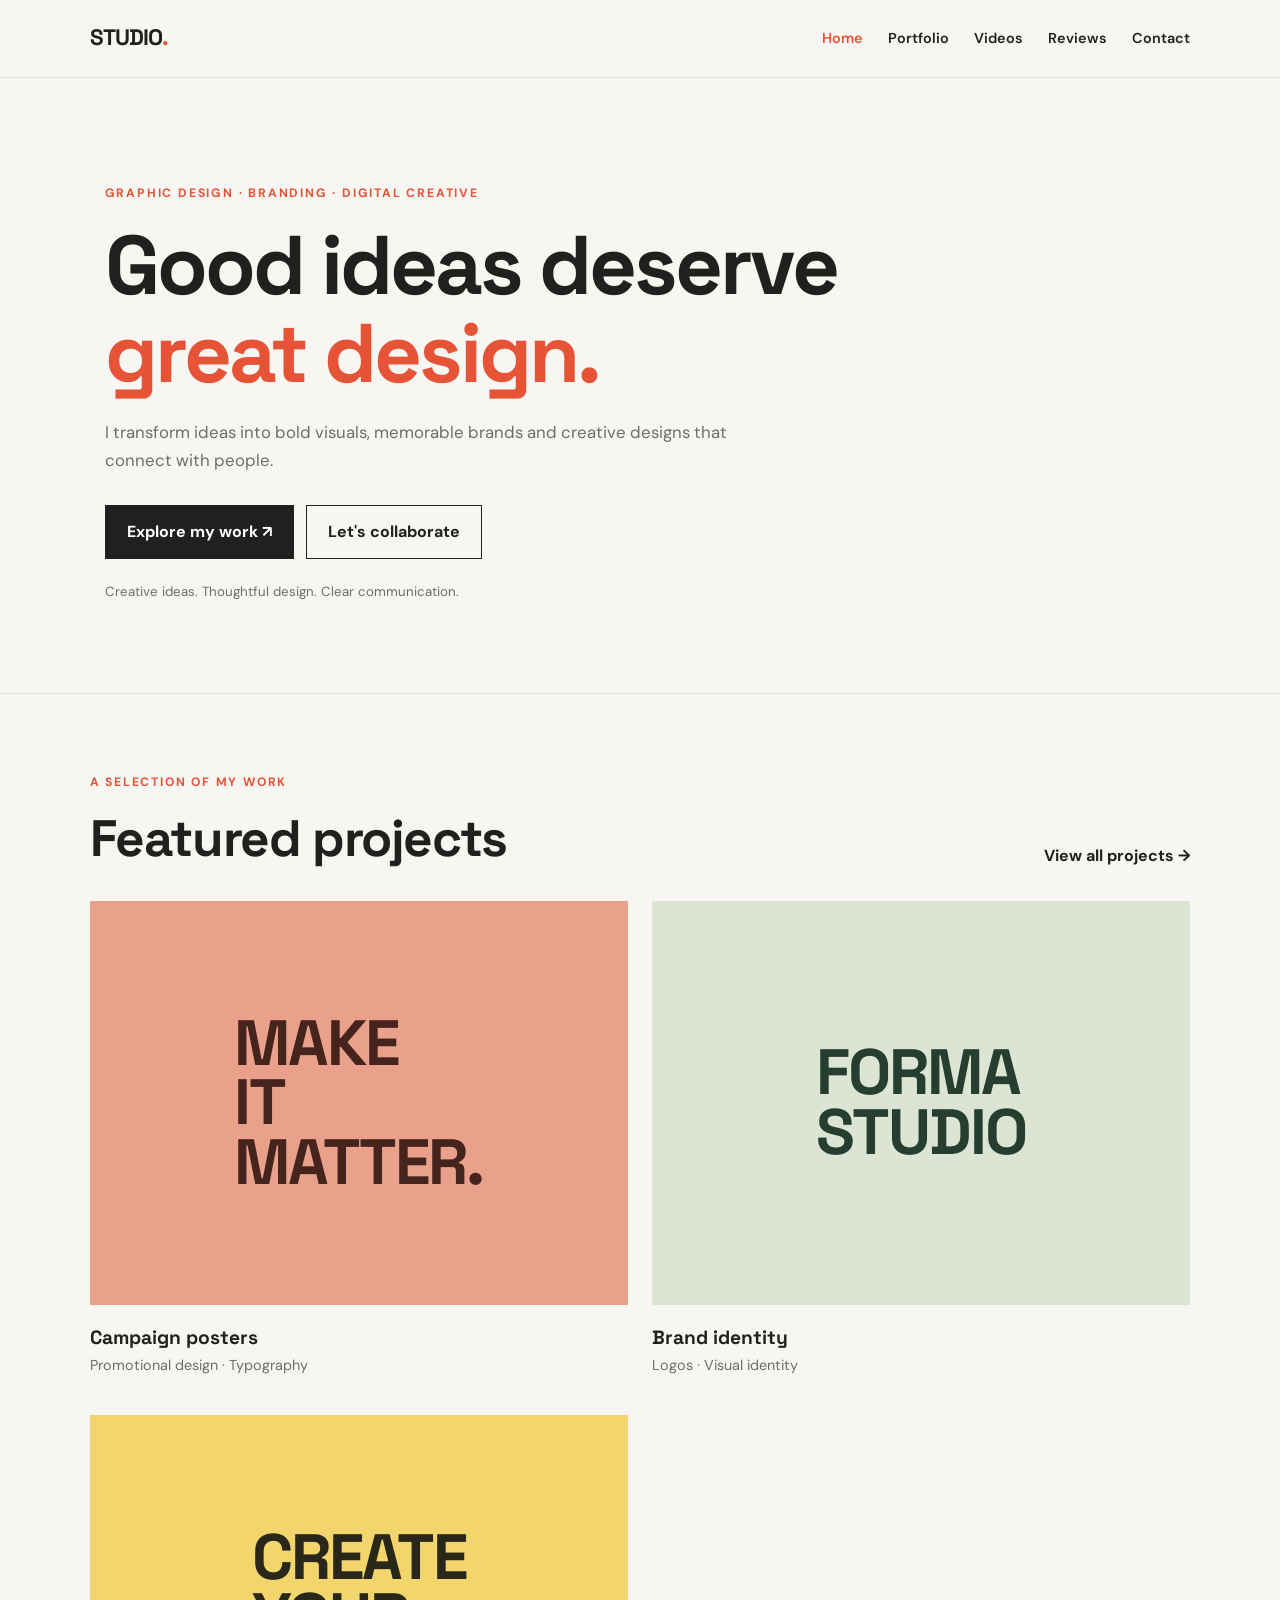
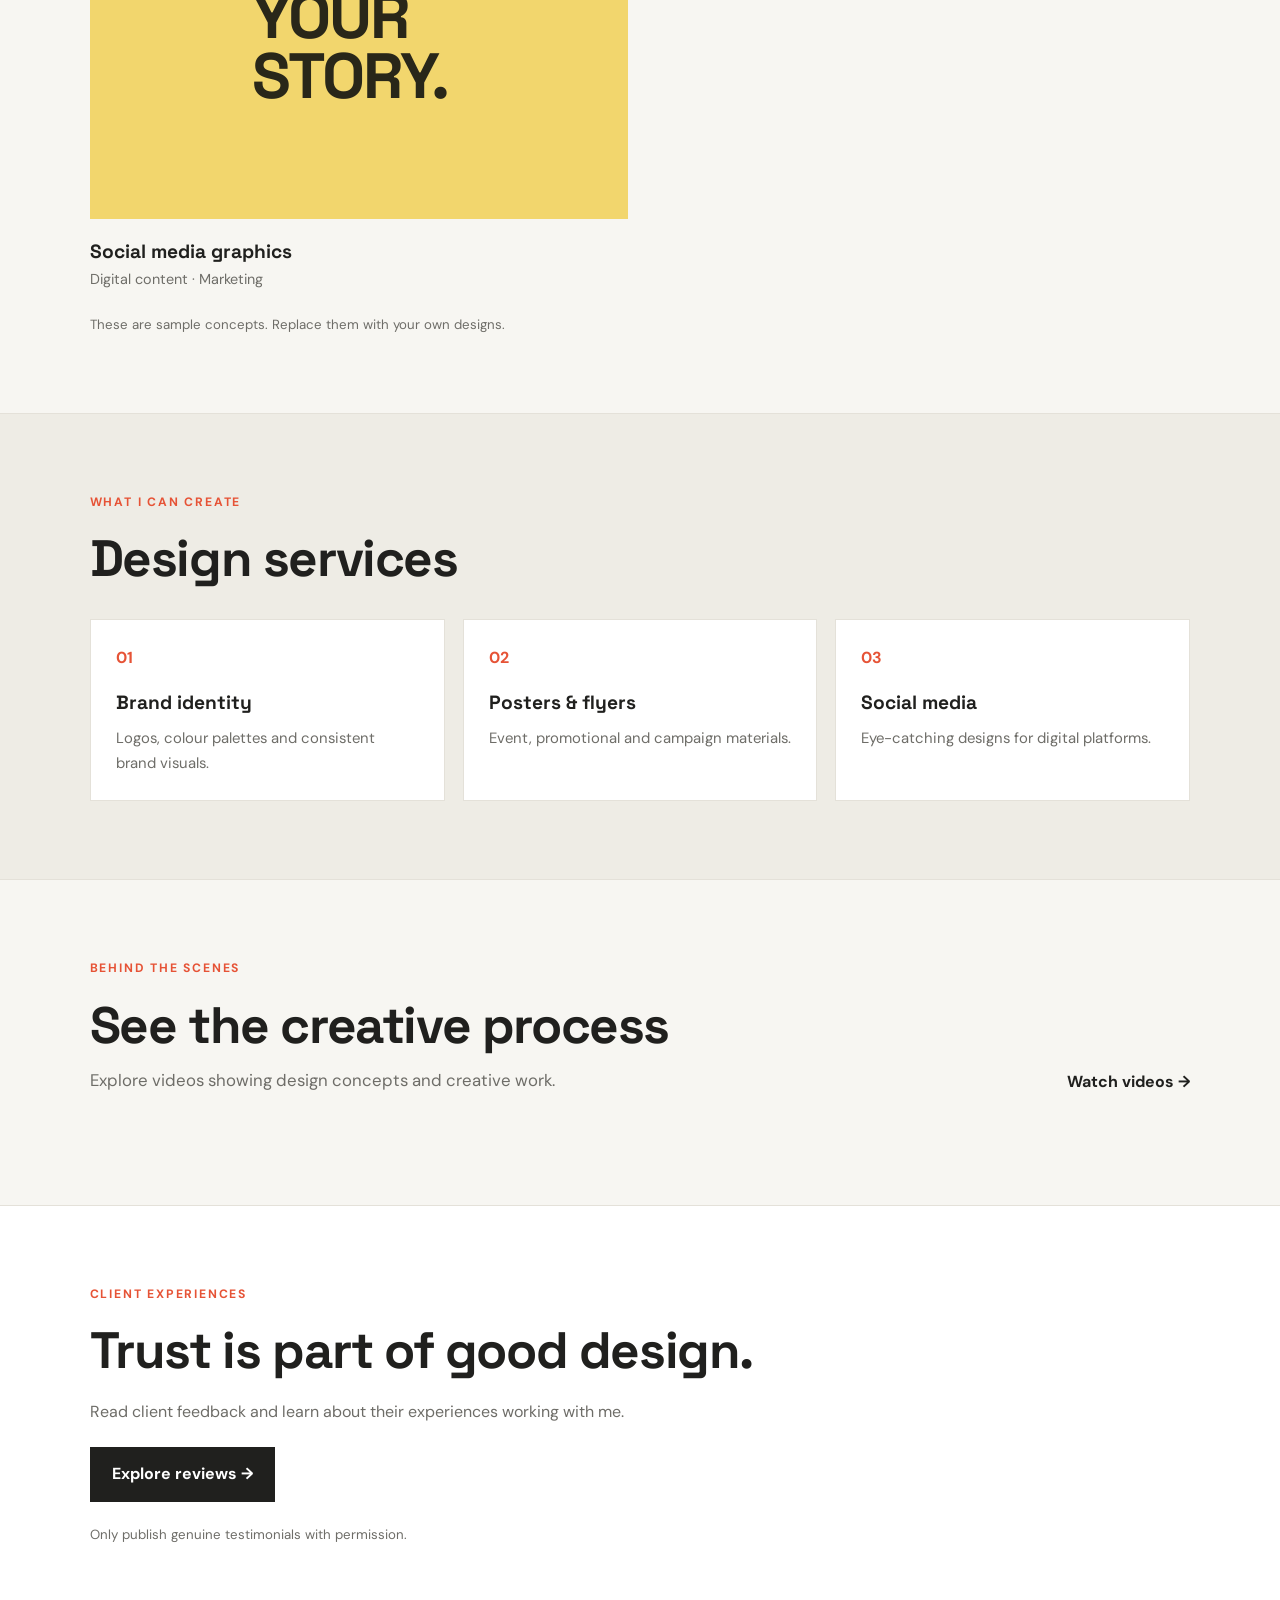
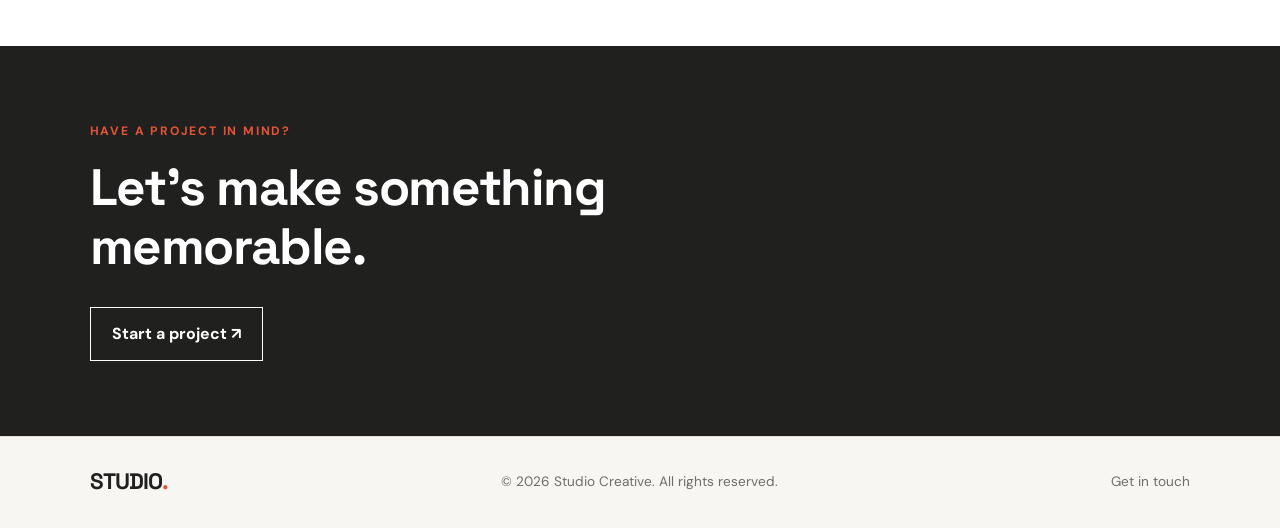
<file: index.html>
<!DOCTYPE html>
<html lang="en">
<head>
  <meta charset="UTF-8">
  <meta name="viewport" content="width=device-width, initial-scale=1.0">
  <meta name="description" content="Explore creative graphic design, branding, posters and digital content.">
  <title>Studio Creative | Graphic Design Portfolio</title>
  <link rel="stylesheet" href="style.css">
  <script src="script.js" defer></script>
</head>
<body>
  <header class="site-header">
    <a class="logo" href="index.html">STUDIO<span>.</span></a>
    <button class="menu-toggle" aria-label="Open navigation"
      aria-expanded="false">☰</button>
    <nav class="nav-links">
      <a class="active" href="index.html">Home</a>
      <a href="portfolio.html">Portfolio</a>
      <a href="videos.html">Videos</a>
      <a href="reviews.html">Reviews</a>
      <a href="contact.html">Contact</a>
    </nav>
  </header>

  <main>
    <section class="hero">
      <p class="eyebrow">GRAPHIC DESIGN · BRANDING · DIGITAL CREATIVE</p>
      <h1>Good ideas deserve <span>great design.</span></h1>
      <p class="lead">
        I transform ideas into bold visuals, memorable brands and
        creative designs that connect with people.
      </p>
      <div class="actions">
        <a class="button" href="portfolio.html">Explore my work ↗</a>
        <a class="button button-light" href="contact.html">Let's collaborate</a>
      </div>
      <p class="small-note">Creative ideas. Thoughtful design. Clear communication.</p>
    </section>

    <section class="section">
      <div class="section-heading">
        <div>
          <p class="eyebrow">A SELECTION OF MY WORK</p>
          <h2>Featured projects</h2>
        </div>
        <a class="text-link" href="portfolio.html">View all projects →</a>
      </div>

      <div class="design-grid">
        <a class="design-card" href="portfolio.html">
          <div class="art art-poster"><span>MAKE<br>IT<br>MATTER.</span></div>
          <h3>Campaign posters</h3>
          <p>Promotional design · Typography</p>
        </a>
        <a class="design-card" href="portfolio.html">
          <div class="art art-brand"><span>FORMA<br>STUDIO</span></div>
          <h3>Brand identity</h3>
          <p>Logos · Visual identity</p>
        </a>
        <a class="design-card" href="portfolio.html">
          <div class="art art-social"><span>CREATE<br>YOUR<br>STORY.</span></div>
          <h3>Social media graphics</h3>
          <p>Digital content · Marketing</p>
        </a>
      </div>
      <p class="small-note">These are sample concepts. Replace them with your own designs.</p>
    </section>

    <section class="section soft-section">
      <p class="eyebrow">WHAT I CAN CREATE</p>
      <h2>Design services</h2>
      <div class="service-grid">
        <article class="service-card">
          <span>01</span><h3>Brand identity</h3>
          <p>Logos, colour palettes and consistent brand visuals.</p>
        </article>
        <article class="service-card">
          <span>02</span><h3>Posters & flyers</h3>
          <p>Event, promotional and campaign materials.</p>
        </article>
        <article class="service-card">
          <span>03</span><h3>Social media</h3>
          <p>Eye-catching designs for digital platforms.</p>
        </article>
      </div>
    </section>

    <section class="section">
      <div class="section-heading">
        <div>
          <p class="eyebrow">BEHIND THE SCENES</p>
          <h2>See the creative process</h2>
          <p class="lead">Explore videos showing design concepts and creative work.</p>
        </div>
        <a class="text-link" href="videos.html">Watch videos →</a>
      </div>
    </section>

    <section class="section testimonial">
      <p class="eyebrow">CLIENT EXPERIENCES</p>
      <h2>Trust is part of good design.</h2>
      <p>Read client feedback and learn about their experiences working with me.</p>
      <a class="button" href="reviews.html">Explore reviews →</a>
      <p class="small-note">Only publish genuine testimonials with permission.</p>
    </section>

    <section class="contact-banner">
      <p class="eyebrow">HAVE A PROJECT IN MIND?</p>
      <h2>Let's make something memorable.</h2>
      <a class="button button-light" href="contact.html">Start a project ↗</a>
    </section>
  </main>

  <footer class="site-footer">
    <a class="logo" href="index.html">STUDIO<span>.</span></a>
    <p>© 2026 Studio Creative. All rights reserved.</p>
    <a href="contact.html">Get in touch</a>
  </footer>
</body>
</html>
</file>
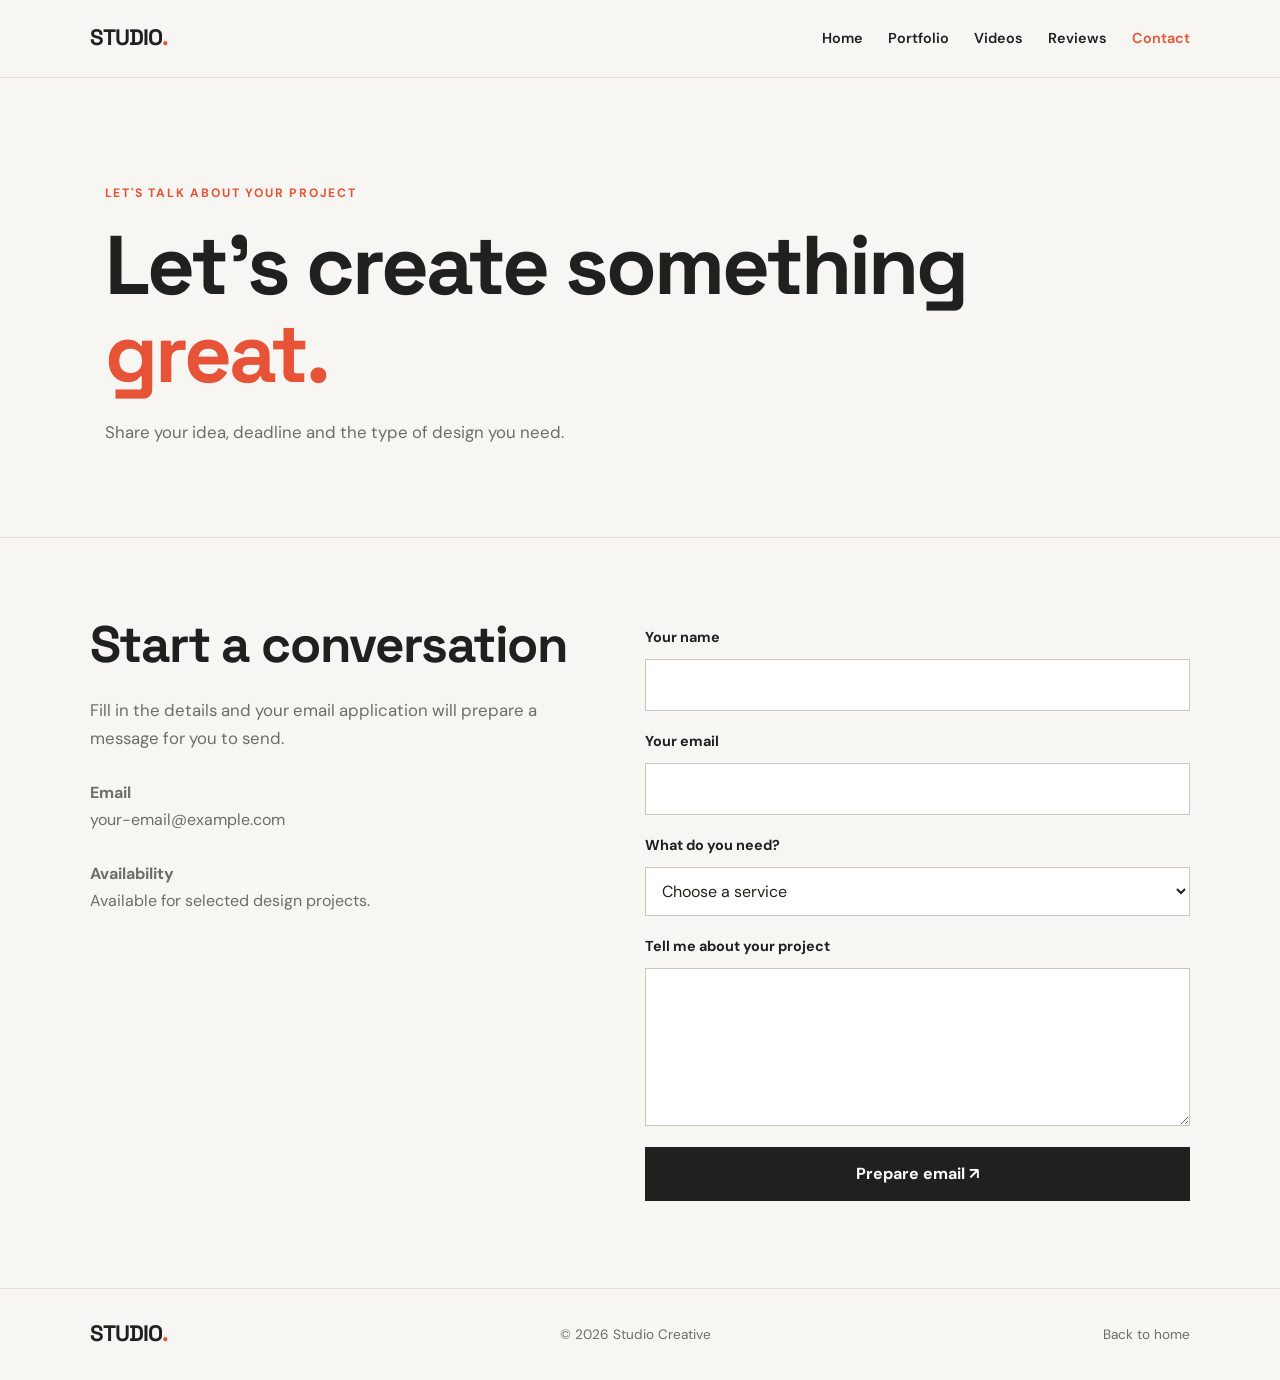
<file: contact.html>
<!DOCTYPE html>
<html lang="en">
<head>
  <meta charset="UTF-8">
  <meta name="viewport" content="width=device-width, initial-scale=1.0">
  <title>Contact | Studio Creative</title>
  <link rel="stylesheet" href="style.css">
  <script src="script.js" defer></script>
</head>
<body>
  <header class="site-header">
    <a class="logo" href="index.html">STUDIO<span>.</span></a>
    <button class="menu-toggle" aria-label="Open navigation" aria-expanded="false">☰</button>
    <nav class="nav-links">
      <a href="index.html">Home</a>
      <a href="portfolio.html">Portfolio</a>
      <a href="videos.html">Videos</a>
      <a href="reviews.html">Reviews</a>
      <a class="active" href="contact.html">Contact</a>
    </nav>
  </header>

  <main>
    <section class="page-intro">
      <p class="eyebrow">LET'S TALK ABOUT YOUR PROJECT</p>
      <h1>Let's create something <span>great.</span></h1>
      <p class="lead">Share your idea, deadline and the type of design you need.</p>
    </section>

    <section class="section contact-layout">
      <div>
        <h2>Start a conversation</h2>
        <p class="lead">Fill in the details and your email application will prepare a message for you to send.</p>
        <p class="contact-detail"><strong>Email</strong><br>your-email@example.com</p>
        <p class="contact-detail"><strong>Availability</strong><br>Available for selected design projects.</p>
      </div>

      <form id="contact-form" class="contact-form">
        <label for="name">Your name</label>
        <input id="name" name="name" type="text" required maxlength="100">

        <label for="email">Your email</label>
        <input id="email" name="email" type="email" required maxlength="150">

        <label for="service">What do you need?</label>
        <select id="service" name="service" required>
          <option value="">Choose a service</option>
          <option>Poster or flyer design</option>
          <option>Brand identity</option>
          <option>Social media graphics</option>
          <option>Other project</option>
        </select>

        <label for="message">Tell me about your project</label>
        <textarea id="message" name="message" rows="5" required maxlength="3000"></textarea>

        <button class="button" type="submit">Prepare email ↗</button>
        <p id="form-status" class="form-status" role="status"></p>
      </form>
    </section>
  </main>

  <footer class="site-footer">
    <a class="logo" href="index.html">STUDIO<span>.</span></a>
    <p>© 2026 Studio Creative</p>
    <a href="index.html">Back to home</a>
  </footer>
</body>
</html>
</file>
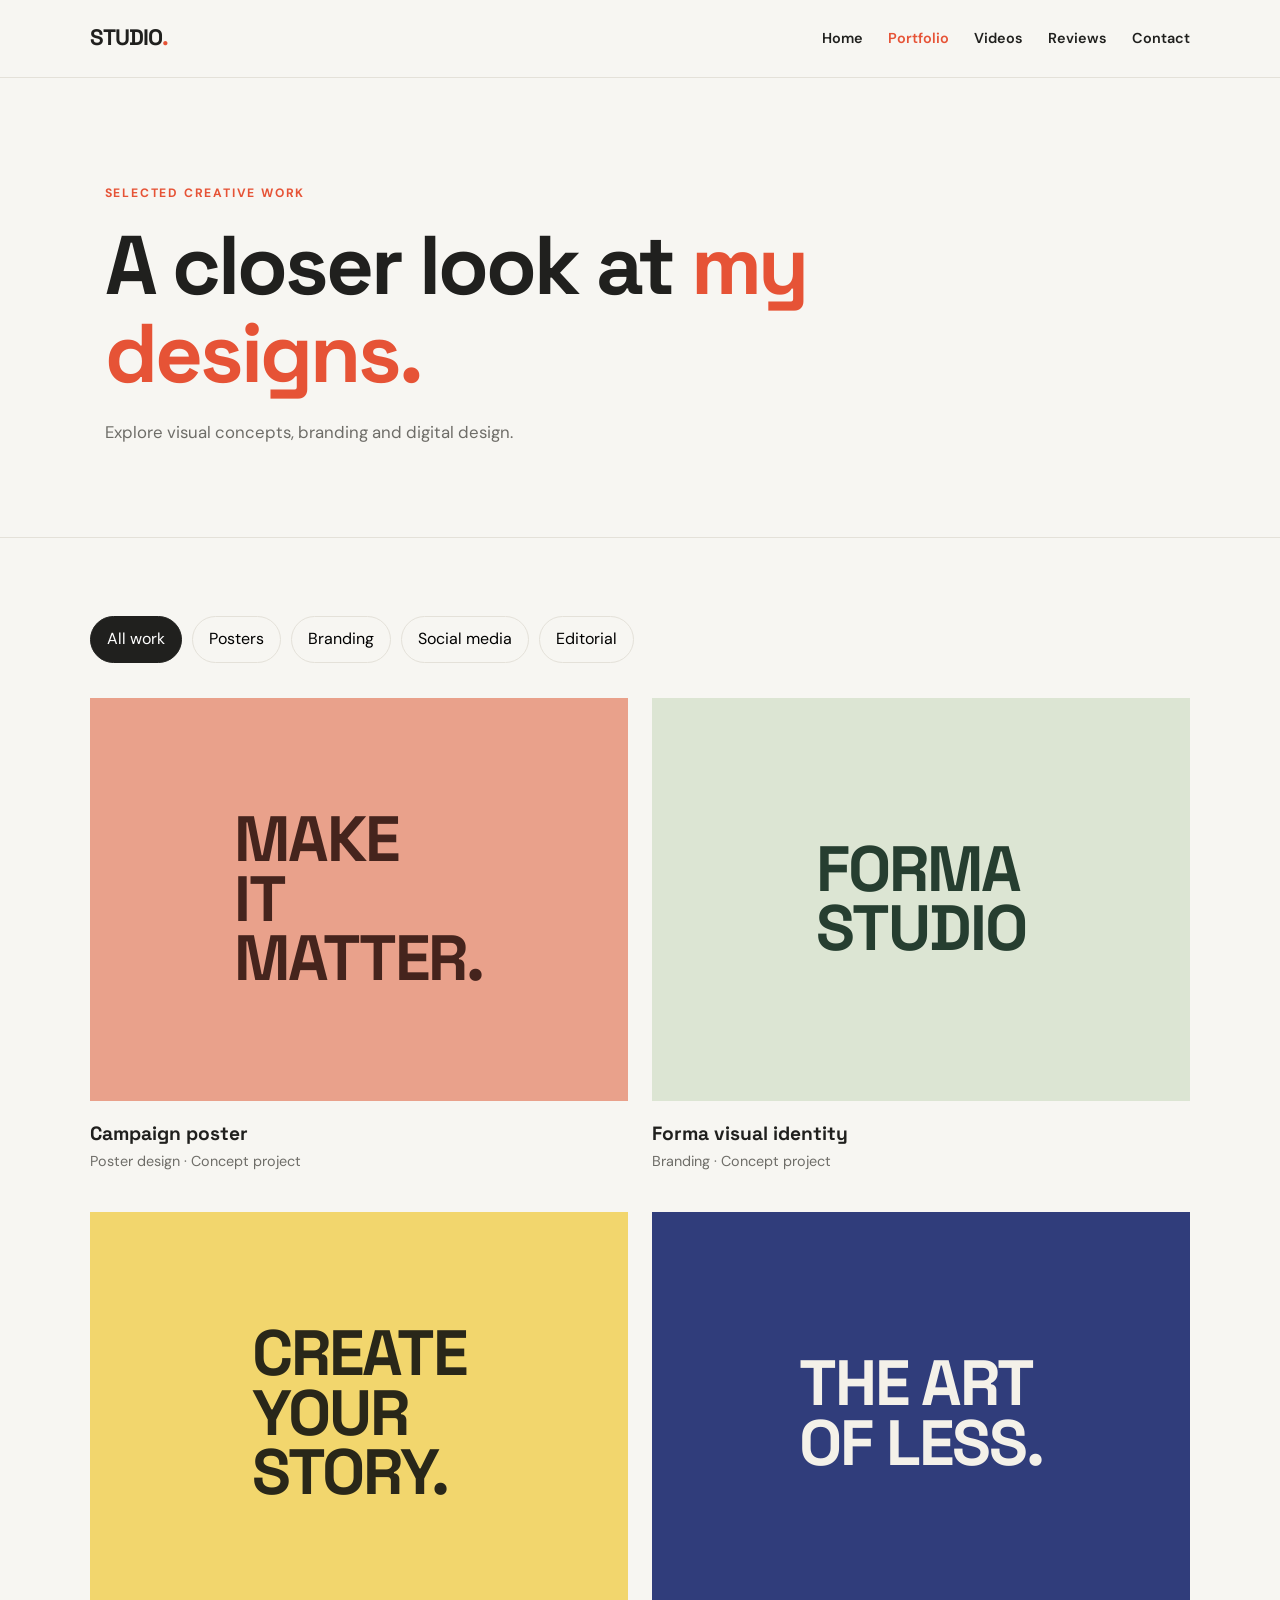
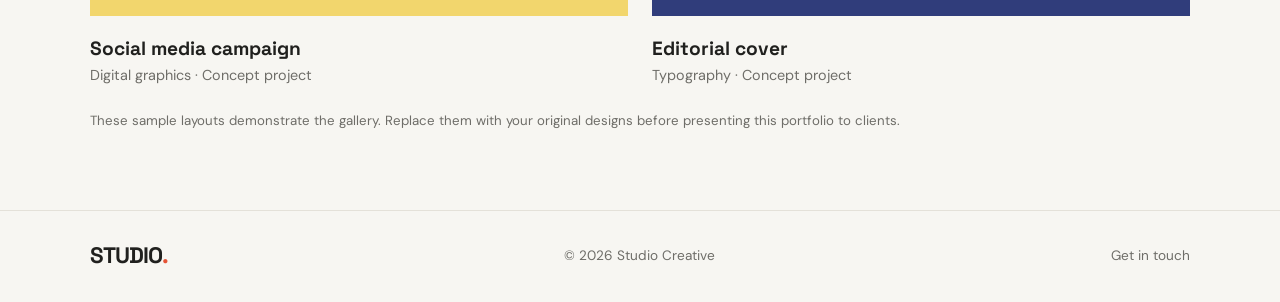
<file: portfolio.html>
<!DOCTYPE html>
<html lang="en">
<head>
  <meta charset="UTF-8">
  <meta name="viewport" content="width=device-width, initial-scale=1.0">
  <title>Portfolio | Studio Creative</title>
  <link rel="stylesheet" href="style.css">
  <script src="script.js" defer></script>
</head>
<body>
  <header class="site-header">
    <a class="logo" href="index.html">STUDIO<span>.</span></a>
    <button class="menu-toggle" aria-label="Open navigation" aria-expanded="false">☰</button>
    <nav class="nav-links">
      <a href="index.html">Home</a>
      <a class="active" href="portfolio.html">Portfolio</a>
      <a href="videos.html">Videos</a>
      <a href="reviews.html">Reviews</a>
      <a href="contact.html">Contact</a>
    </nav>
  </header>

  <main>
    <section class="page-intro">
      <p class="eyebrow">SELECTED CREATIVE WORK</p>
      <h1>A closer look at <span>my designs.</span></h1>
      <p class="lead">Explore visual concepts, branding and digital design.</p>
    </section>

    <section class="section">
      <div class="filter-bar" aria-label="Filter projects">
        <button class="filter-button selected" data-filter="all">All work</button>
        <button class="filter-button" data-filter="poster">Posters</button>
        <button class="filter-button" data-filter="branding">Branding</button>
        <button class="filter-button" data-filter="social">Social media</button>
        <button class="filter-button" data-filter="editorial">Editorial</button>
      </div>

      <div class="design-grid">
        <article class="design-card" data-category="poster">
          <div class="art art-poster"><span>MAKE<br>IT<br>MATTER.</span></div>
          <h3>Campaign poster</h3>
          <p>Poster design · Concept project</p>
        </article>

        <article class="design-card" data-category="branding">
          <div class="art art-brand"><span>FORMA<br>STUDIO</span></div>
          <h3>Forma visual identity</h3>
          <p>Branding · Concept project</p>
        </article>

        <article class="design-card" data-category="social">
          <div class="art art-social"><span>CREATE<br>YOUR<br>STORY.</span></div>
          <h3>Social media campaign</h3>
          <p>Digital graphics · Concept project</p>
        </article>

        <article class="design-card" data-category="editorial">
          <div class="art art-editorial"><span>THE ART<br>OF LESS.</span></div>
          <h3>Editorial cover</h3>
          <p>Typography · Concept project</p>
        </article>
      </div>

      <p class="small-note">These sample layouts demonstrate the gallery. Replace them with your original designs before presenting this portfolio to clients.</p>
    </section>
  </main>

  <footer class="site-footer">
    <a class="logo" href="index.html">STUDIO<span>.</span></a>
    <p>© 2026 Studio Creative</p>
    <a href="contact.html">Get in touch</a>
  </footer>
</body>
</html>
</file>
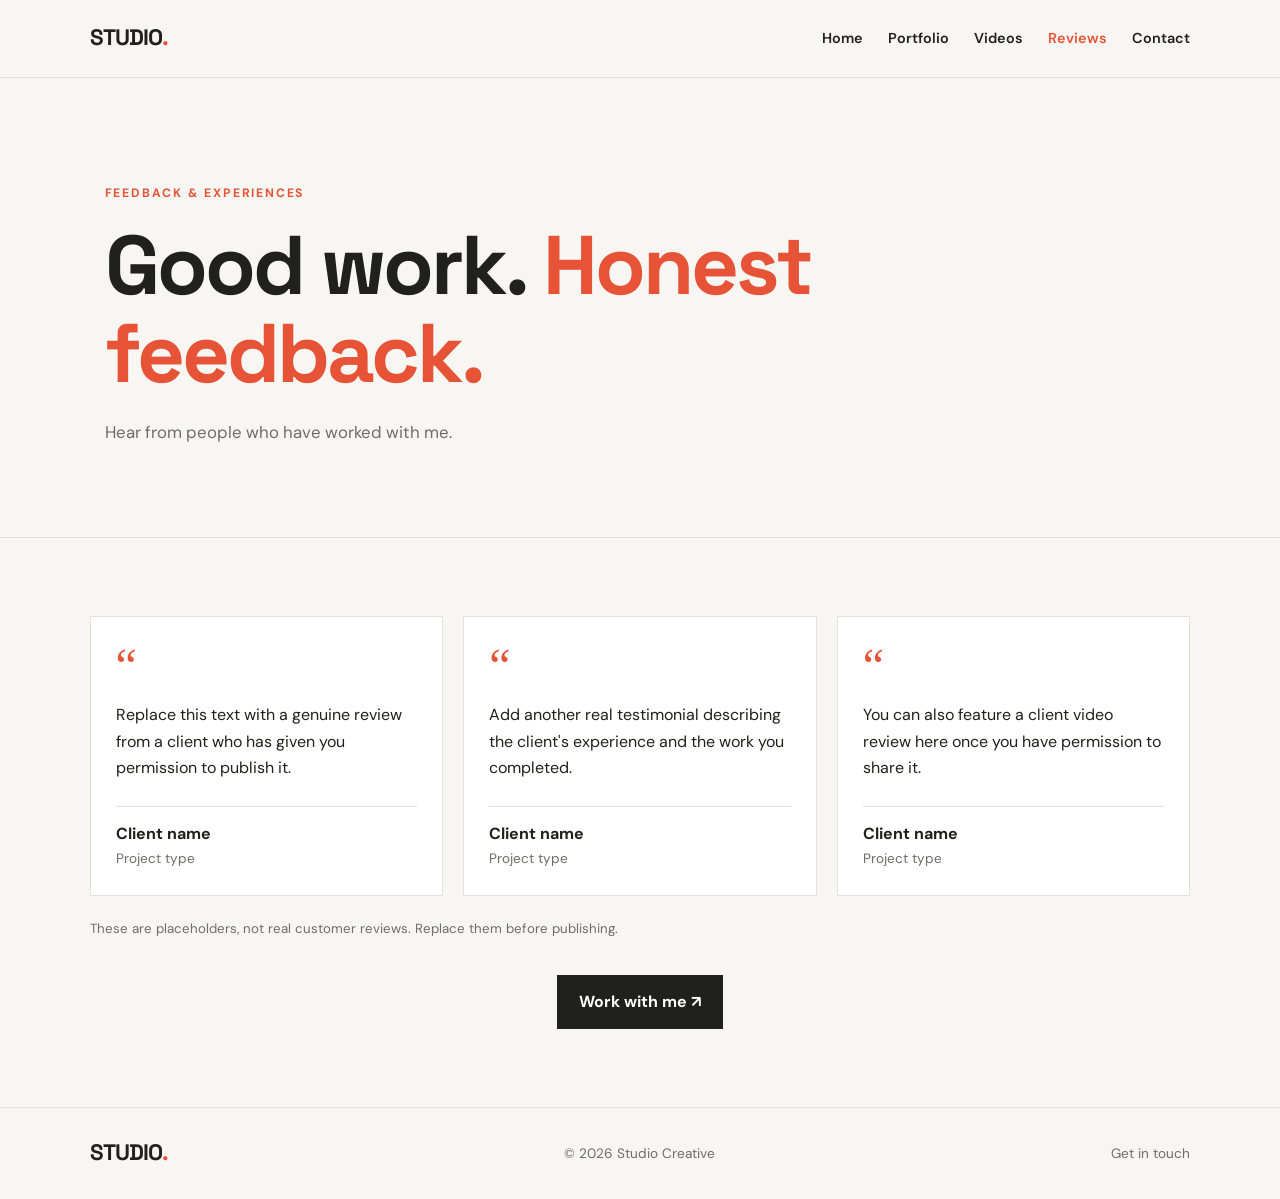
<file: reviews.html>
<!DOCTYPE html>
<html lang="en">
<head>
  <meta charset="UTF-8">
  <meta name="viewport" content="width=device-width, initial-scale=1.0">
  <title>Client Reviews | Studio Creative</title>
  <link rel="stylesheet" href="style.css">
  <script src="script.js" defer></script>
</head>
<body>
  <header class="site-header">
    <a class="logo" href="index.html">STUDIO<span>.</span></a>
    <button class="menu-toggle" aria-label="Open navigation" aria-expanded="false">☰</button>
    <nav class="nav-links">
      <a href="index.html">Home</a>
      <a href="portfolio.html">Portfolio</a>
      <a href="videos.html">Videos</a>
      <a class="active" href="reviews.html">Reviews</a>
      <a href="contact.html">Contact</a>
    </nav>
  </header>

  <main>
    <section class="page-intro">
      <p class="eyebrow">FEEDBACK & EXPERIENCES</p>
      <h1>Good work. <span>Honest feedback.</span></h1>
      <p class="lead">Hear from people who have worked with me.</p>
    </section>

    <section class="section">
      <div class="review-grid">
        <article class="review-card">
          <p class="quote-mark">“</p>
          <p>Replace this text with a genuine review from a client who has given you permission to publish it.</p>
          <div class="review-author">
            <strong>Client name</strong>
            <span>Project type</span>
          </div>
        </article>

        <article class="review-card">
          <p class="quote-mark">“</p>
          <p>Add another real testimonial describing the client's experience and the work you completed.</p>
          <div class="review-author">
            <strong>Client name</strong>
            <span>Project type</span>
          </div>
        </article>

        <article class="review-card">
          <p class="quote-mark">“</p>
          <p>You can also feature a client video review here once you have permission to share it.</p>
          <div class="review-author">
            <strong>Client name</strong>
            <span>Project type</span>
          </div>
        </article>
      </div>

      <p class="small-note">These are placeholders, not real customer reviews. Replace them before publishing.</p>
      <div class="centered">
        <a class="button" href="contact.html">Work with me ↗</a>
      </div>
    </section>
  </main>

  <footer class="site-footer">
    <a class="logo" href="index.html">STUDIO<span>.</span></a>
    <p>© 2026 Studio Creative</p>
    <a href="contact.html">Get in touch</a>
  </footer>
</body>
</html>
</file>
<file: style.css>
@import url('https://fonts.googleapis.com/css2?family=DM+Sans:wght@400;500;600;700&family=Space+Grotesk:wght@400;500;600;700&display=swap');

:root {
  --bg: #f7f6f2;
  --white: #fff;
  --ink: #20201e;
  --muted: #6e6d68;
  --accent: #e65336;
  --line: #e4e1d9;
  --soft: #eeece5;
}

* {
  box-sizing: border-box;
  margin: 0;
  padding: 0;
}

html {
  scroll-behavior: smooth;
  scroll-padding-top: 95px;
}

body {
  background: var(--bg);
  color: var(--ink);
  font-family: 'DM Sans', Arial, sans-serif;
  line-height: 1.65;
}

a {
  color: inherit;
  text-decoration: none;
}

button, input, select, textarea {
  font: inherit;
}

button, a {
  -webkit-tap-highlight-color: transparent;
}

.site-header {
  min-height: 78px;
  padding: 18px 7%;
  display: flex;
  align-items: center;
  justify-content: space-between;
  gap: 25px;
  position: sticky;
  top: 0;
  z-index: 20;
  background: var(--bg);
  border-bottom: 1px solid var(--line);
}

.logo {
  font-family: 'Space Grotesk', sans-serif;
  font-size: 1.4rem;
  font-weight: 700;
  letter-spacing: -1px;
  white-space: nowrap;
}

.logo span, h1 span {
  color: var(--accent);
}

.nav-links {
  display: flex;
  align-items: center;
  gap: 25px;
}

.nav-links a {
  font-size: .9rem;
  font-weight: 600;
}

.nav-links a:hover,
.nav-links a.active,
.text-link:hover {
  color: var(--accent);
}

.menu-toggle {
  display: none;
  border: 0;
  background: transparent;
  color: var(--ink);
  cursor: pointer;
  font-size: 1.6rem;
}

.hero, .page-intro {
  max-width: 1250px;
  margin: auto;
  padding: 105px 7% 90px;
}

.hero h1, .page-intro h1 {
  max-width: 900px;
  font-family: 'Space Grotesk', sans-serif;
  font-size: clamp(2.7rem, 6.5vw, 5.5rem);
  line-height: 1.06;
  letter-spacing: -3px;
}

.eyebrow {
  color: var(--accent);
  font-size: .76rem;
  font-weight: 700;
  letter-spacing: 1.8px;
  margin-bottom: 18px;
}

.lead {
  max-width: 650px;
  color: var(--muted);
  font-size: 1.05rem;
  margin-top: 22px;
}

.actions {
  display: flex;
  flex-wrap: wrap;
  gap: 12px;
  margin-top: 30px;
}

.button {
  display: inline-flex;
  justify-content: center;
  align-items: center;
  padding: 13px 21px;
  background: var(--ink);
  color: white;
  border: 1px solid var(--ink);
  font-weight: 700;
  cursor: pointer;
  transition: background .2s, color .2s;
}

.button:hover {
  background: var(--accent);
  border-color: var(--accent);
}

.button-light {
  background: transparent;
  color: var(--ink);
}

.small-note {
  color: var(--muted);
  font-size: .83rem;
  margin-top: 22px;
}

.section {
  padding: 78px 7%;
  border-top: 1px solid var(--line);
}

.section h2, .contact-banner h2 {
  font-family: 'Space Grotesk', sans-serif;
  font-size: clamp(2rem, 4vw, 3.2rem);
  line-height: 1.15;
  letter-spacing: -1.4px;
  margin-bottom: 18px;
}

.section-heading {
  display: flex;
  align-items: end;
  justify-content: space-between;
  gap: 25px;
  margin-bottom: 32px;
}

.section-heading h2 {
  margin-bottom: 0;
}

.section-heading .lead {
  margin-top: 12px;
}

.text-link {
  font-weight: 700;
  white-space: nowrap;
}

.design-grid {
  display: grid;
  grid-template-columns: repeat(2, minmax(0, 1fr));
  gap: 38px 24px;
}

.design-card {
  display: block;
  min-width: 0;
}

.art {
  aspect-ratio: 4 / 3;
  width: 100%;
  padding: 28px;
  display: flex;
  justify-content: center;
  align-items: center;
  overflow: hidden;
  transition: filter .2s;
}

.design-card:hover .art {
  filter: brightness(.95);
}

.art span {
  font-family: 'Space Grotesk', sans-serif;
  font-weight: 700;
  font-size: clamp(2rem, 5vw, 4.6rem);
  letter-spacing: -2px;
  line-height: .93;
}

.art-poster {
  background: #e9a18b;
  color: #45241d;
}

.art-brand {
  background: #dce5d3;
  color: #263e30;
}

.art-social {
  background: #f2d66d;
  color: #292719;
}

.art-editorial {
  background: #303d7b;
  color: #f4f1e9;
}

.design-card h3, .video-card h3 {
  font-family: 'Space Grotesk', sans-serif;
  font-size: 1.2rem;
  margin-top: 17px;
}

.design-card p, .video-card p {
  color: var(--muted);
  font-size: .9rem;
}

.soft-section {
  background: var(--soft);
}

.service-grid {
  display: grid;
  grid-template-columns: repeat(3, minmax(0, 1fr));
  gap: 18px;
  margin-top: 30px;
}

.service-card {
  background: var(--white);
  border: 1px solid var(--line);
  padding: 25px;
}

.service-card > span {
  color: var(--accent);
  font-weight: 700;
}

.service-card h3 {
  font-family: 'Space Grotesk', sans-serif;
  font-size: 1.2rem;
  margin: 15px 0 8px;
}

.service-card p {
  color: var(--muted);
  font-size: .93rem;
}

.testimonial {
  background: var(--white);
}

.testimonial > p:not(.eyebrow) {
  color: var(--muted);
  margin-bottom: 22px;
}

.contact-banner {
  padding: 75px 7%;
  background: var(--ink);
  color: white;
}

.contact-banner h2 {
  max-width: 700px;
}

.contact-banner .button-light {
  color: white;
  border-color: white;
  margin-top: 12px;
}

.site-footer {
  padding: 27px 7%;
  display: flex;
  justify-content: space-between;
  align-items: center;
  gap: 20px;
  border-top: 1px solid var(--line);
}

.site-footer p, .site-footer > a:last-child {
  color: var(--muted);
  font-size: .85rem;
}

.filter-bar {
  display: flex;
  flex-wrap: wrap;
  gap: 10px;
  margin-bottom: 35px;
}

.filter-button {
  padding: 9px 16px;
  background: transparent;
  border: 1px solid var(--line);
  cursor: pointer;
  border-radius: 30px;
}

.filter-button:hover, .filter-button.selected {
  background: var(--ink);
  color: white;
  border-color: var(--ink);
}

.design-card[hidden] {
  display: none;
}

.video-grid {
  display: grid;
  grid-template-columns: repeat(2, minmax(0, 1fr));
  gap: 25px;
}

.video-card {
  min-width: 0;
}

.video-card video {
  display: block;
  width: 100%;
  aspect-ratio: 9 / 16;
  max-height: 580px;
  background: #20201e;
  object-fit: contain;
}

.notice {
  margin-top: 35px;
  padding: 20px;
  background: var(--soft);
  border-left: 4px solid var(--accent);
  overflow-wrap: anywhere;
}

.review-grid {
  display: grid;
  grid-template-columns: repeat(3, minmax(0, 1fr));
  gap: 20px;
}

.review-card {
  background: var(--white);
  border: 1px solid var(--line);
  padding: 25px;
}

.quote-mark {
  font-family: Georgia, serif;
  color: var(--accent);
  font-size: 3rem;
  line-height: 1;
}

.review-card > p:not(.quote-mark) {
  margin: 12px 0 25px;
}

.review-author {
  display: flex;
  flex-direction: column;
  border-top: 1px solid var(--line);
  padding-top: 14px;
}

.review-author span {
  color: var(--muted);
  font-size: .85rem;
}

.centered {
  text-align: center;
  margin-top: 35px;
}

.contact-layout {
  display: grid;
  grid-template-columns: 1fr 1.1fr;
  gap: 60px;
}

.contact-detail {
  margin-top: 28px;
  color: var(--muted);
}

.contact-form {
  display: flex;
  flex-direction: column;
  gap: 9px;
}

.contact-form label {
  margin-top: 10px;
  font-size: .9rem;
  font-weight: 700;
}

.contact-form input,
.contact-form select,
.contact-form textarea {
  width: 100%;
  padding: 12px;
  background: var(--white);
  border: 1px solid #c9c6bd;
  border-radius: 0;
  color: var(--ink);
}

.contact-form textarea {
  resize: vertical;
}

.contact-form input:focus,
.contact-form select:focus,
.contact-form textarea:focus {
  outline: 2px solid var(--accent);
  outline-offset: 1px;
}

.contact-form .button {
  margin-top: 12px;
}

.form-status {
  overflow-wrap: anywhere;
  color: var(--muted);
  font-size: .9rem;
}

@media (max-width: 850px) {
  .site-header {
    padding: 16px 5%;
  }

  .nav-links {
    gap: 14px;
  }

  .service-grid, .review-grid {
    grid-template-columns: repeat(2, minmax(0, 1fr));
  }

  .contact-layout {
    grid-template-columns: 1fr;
    gap: 35px;
  }
}

@media (max-width: 650px) {
  .site-header {
    min-height: 68px;
  }

  .menu-toggle {
    display: block;
  }

  .nav-links {
    display: none;
    position: absolute;
    top: 100%;
    left: 0;
    right: 0;
    padding: 20px 6%;
    background: var(--bg);
    border-bottom: 1px solid var(--line);
    align-items: stretch;
    flex-direction: column;
    gap: 17px;
  }

  .nav-links.open {
    display: flex;
  }

  .hero, .page-intro {
    padding: 75px 6%;
  }

  .hero h1, .page-intro h1 {
    font-size: clamp(2.5rem, 12vw, 4rem);
    letter-spacing: -1.8px;
  }

  .section {
    padding: 58px 6%;
  }

  .section-heading {
    align-items: flex-start;
    flex-direction: column;
  }

  .design-grid, .video-grid, .service-grid, .review-grid {
    grid-template-columns: 1fr;
  }

  .art span {
    font-size: clamp(2.5rem, 12vw, 4rem);
  }

  .service-card, .review-card {
    padding: 22px;
  }

  .contact-banner {
    padding: 60px 6%;
  }

  .site-footer {
    padding: 25px 6%;
    align-items: flex-start;
    flex-direction: column;
  }
}

@media (prefers-reduced-motion: reduce) {
  html {
    scroll-behavior: auto;
  }

  *, *::before, *::after {
    transition-duration: .01ms !important;
  }
}
</file>
